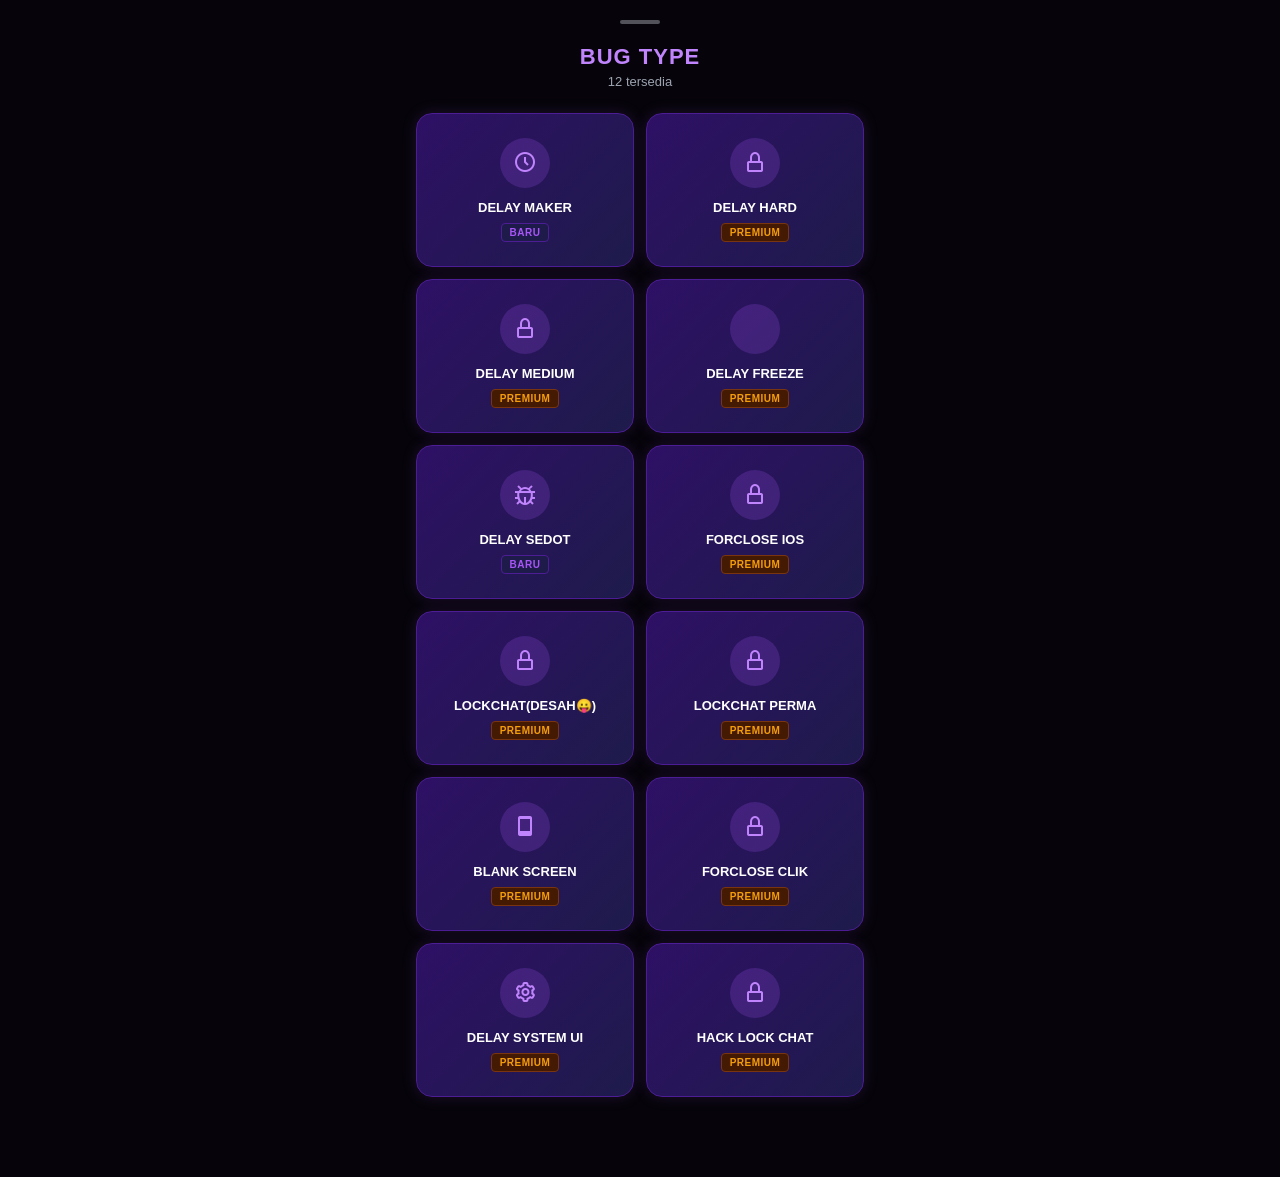
<file: bug-type.html>
<!DOCTYPE html>
<html lang="id">
<head>
  <meta charset="UTF-8">
  <meta name="viewport" content="width=device-width, initial-scale=1.0">
  <title>Shikimori - Bug Type</title>
  <link href='https://unpkg.com/boxicons@2.1.4/css/boxicons.min.css' rel='stylesheet'>
  <link rel="stylesheet" href="style.css">
  <style>
    .header-bug { text-align: center; margin-bottom: 24px; position: relative; }
    .header-bug .drag-indicator { width: 40px; height: 4px; background: #52525b; border-radius: 4px; margin: 0 auto 20px auto; }
    .header-bug h1 { color: #c084fc; font-size: 22px; font-weight: 700; letter-spacing: 1px; margin-bottom: 4px; }
    .header-bug p { font-size: 13px; color: var(--text-muted); }
    .bug-grid { display: grid; grid-template-columns: 1fr 1fr; gap: 12px; }
    .bug-item { background: linear-gradient(135deg, #181524, #0f0c16); border: 1px solid #2a2438; border-radius: 16px; padding: 24px 12px; display: flex; flex-direction: column; align-items: center; justify-content: center; text-align: center; position: relative; cursor: pointer; transition: all 0.2s; }
    .bug-item.locked { filter: grayscale(0.5); opacity: 0.7; }
    .bug-item.unlocked { border-color: #4c1d95; background: linear-gradient(135deg, #2e1065, #1e1b4b); box-shadow: 0 0 15px rgba(168, 85, 247, 0.15); }
    .bug-icon { width: 50px; height: 50px; background: #27272a; border-radius: 50%; display: flex; justify-content: center; align-items: center; font-size: 24px; margin-bottom: 12px; color: #a1a1aa; }
    .bug-item.unlocked .bug-icon { background: rgba(168, 85, 247, 0.2); color: #c084fc; }
    .bug-item h3 { font-size: 13px; font-weight: 600; color: #e4e4e7; margin-bottom: 8px; text-transform: uppercase; }
    .bug-item.unlocked h3 { color: white; }
    .badge-status { font-size: 10px; font-weight: 700; padding: 3px 8px; border-radius: 4px; letter-spacing: 0.5px; }
    .badge-premium { background: #451a03; color: #f59e0b; border: 1px solid #78350f; }
    .badge-baru { background: #1e1b4b; color: #a855f7; border: 1px solid #4c1d95; }
    .lock-icon-top { position: absolute; top: 12px; right: 12px; font-size: 20px; color: #52525b; }
  </style>
</head>
<body>
  <div class="app-container">
    <div class="header-bug">
      <div class="drag-indicator"></div>
      <h1>BUG TYPE</h1>
      <p id="bugCount">12 tersedia</p>
    </div>
    <div class="bug-grid" id="bugGrid"></div>
  </div>
  <script>
    const currentUser = "Shikimori"; 
    const bugList = [
      { id: 1, name: "DELAY MAKER", type: "BARU", icon: "bx-time-five", lockedForFree: false },
      { id: 2, name: "DELAY HARD", type: "PREMIUM", icon: "bx-lock-alt", lockedForFree: true },
      { id: 3, name: "DELAY MEDIUM", type: "PREMIUM", icon: "bx-lock-alt", lockedForFree: true },
      { id: 4, name: "DELAY FREEZE", type: "PREMIUM", icon: "bx-snowflake", lockedForFree: true },
      { id: 5, name: "DELAY SEDOT", type: "BARU", icon: "bx-bug", lockedForFree: false },
      { id: 6, name: "FORCLOSE IOS", type: "PREMIUM", icon: "bx-lock-alt", lockedForFree: true },
      { id: 7, name: "LockCHAT(Desah😛)", type: "PREMIUM", icon: "bx-lock-alt", lockedForFree: true },
      { id: 8, name: "LOCKCHAT PERMA", type: "PREMIUM", icon: "bx-lock-alt", lockedForFree: true },
      { id: 9, name: "BLANK SCREEN", type: "PREMIUM", icon: "bx-mobile", lockedForFree: true },
      { id: 10, name: "FORCLOSE CLIK", type: "PREMIUM", icon: "bx-lock-alt", lockedForFree: true },
      { id: 11, name: "DELAY SYSTEM UI", type: "PREMIUM", icon: "bx-cog", lockedForFree: true },
      { id: 12, name: "HACK LOCK CHAT", type: "PREMIUM", icon: "bx-lock-alt", lockedForFree: true }
    ];
    const grid = document.getElementById('bugGrid');
    function renderBugs() {
      let html = '';
      bugList.forEach(bug => {
        const isOwner = currentUser === "Shikimori";
        const isLocked = isOwner ? false : bug.lockedForFree; 
        let itemClass = isLocked ? 'bug-item locked' : 'bug-item unlocked';
        html += `
          <div class="${itemClass}" onclick="pilihBug('${bug.name}', ${isLocked})">
            ${isLocked ? `<i class='bx bx-lock lock-icon-top'></i>` : ''}
            <div class="bug-icon"><i class='bx ${bug.icon}'></i></div>
            <h3>${bug.name}</h3>
            <span class="badge-status ${bug.type === 'BARU' ? 'badge-baru' : 'badge-premium'}">${bug.type}</span>
          </div>
        `;
      });
      grid.innerHTML = html;
    }
    function pilihBug(namaBug, isLocked) {
      if (isLocked) { alert(`❌ Bug "${namaBug}" terkunci!`); } 
      else { alert(`✅ Bug "${namaBug}" berhasil dipilih!`); window.location.href = 'bug.html'; }
    }
    renderBugs();
  </script>
</body>
</html>
</file>
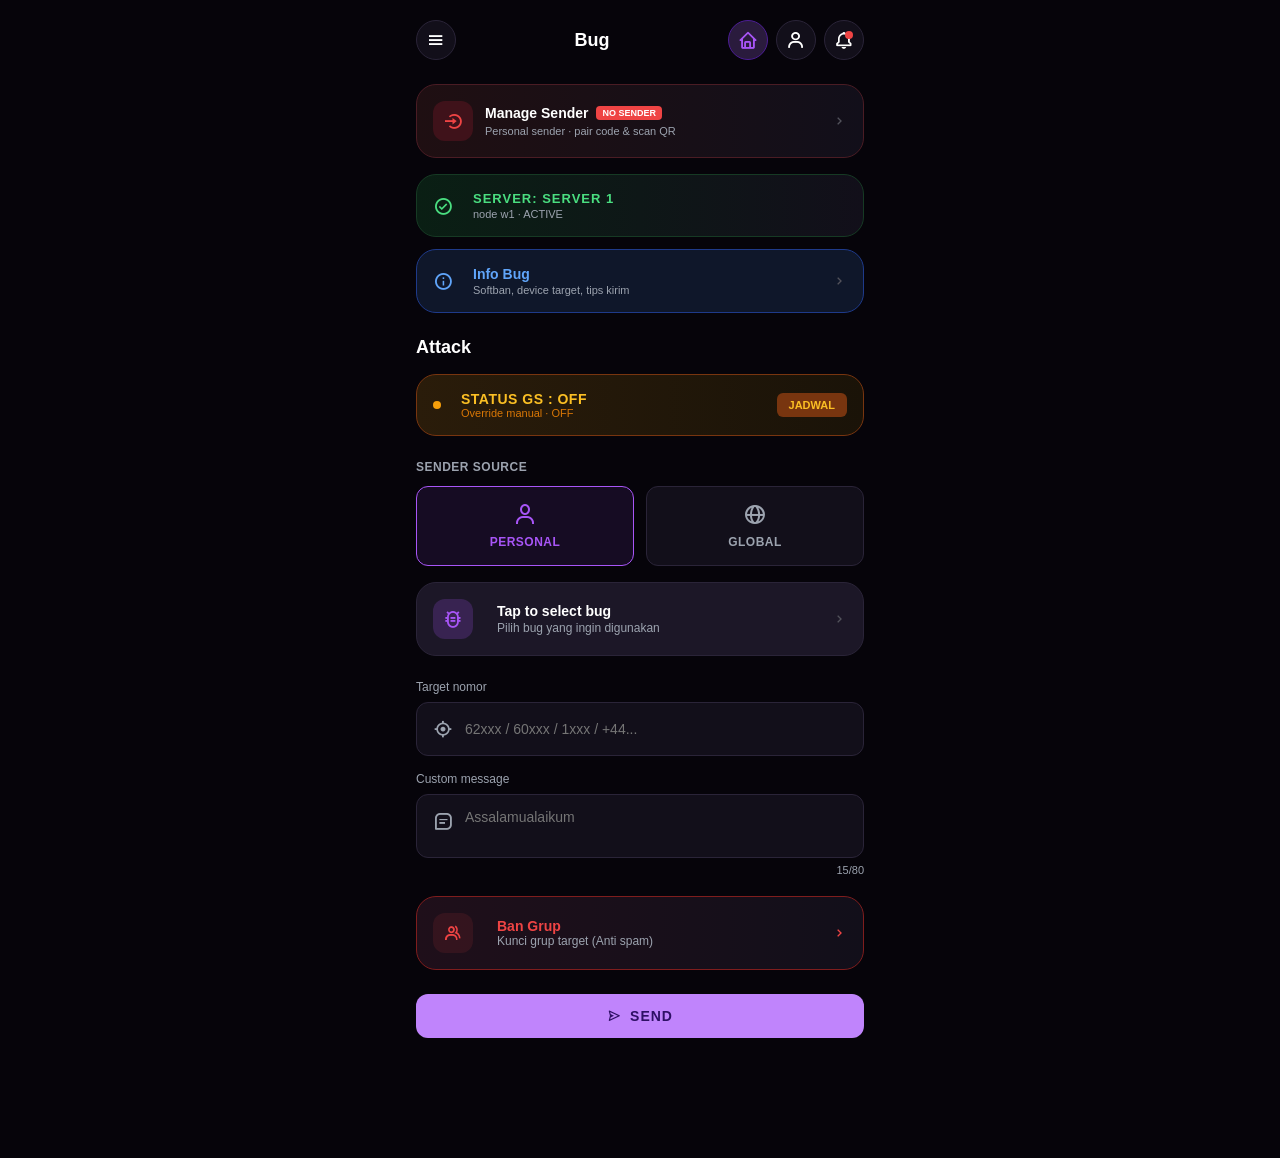
<file: bug.html>
<!DOCTYPE html>
<html lang="id">
<head>
  <meta charset="UTF-8">
  <meta name="viewport" content="width=device-width, initial-scale=1.0">
  <title>Shikimori - Bug</title>
  <link href='https://unpkg.com/boxicons@2.1.4/css/boxicons.min.css' rel='stylesheet'>
  <link rel="stylesheet" href="style.css">
  <style>
    .header-actions { display: flex; gap: 8px; }
    .header-actions .icon-btn.home-btn { background: #2a1b3d; color: #a855f7; border-color: #4c1d95; }
    .sender-card { background: linear-gradient(90deg, #1f0f12, var(--bg-card)); border-color: #4a1c24; }
    .sender-icon { width: 40px; height: 40px; background: #3f121a; color: #ef4444; border-radius: 12px; display: flex; justify-content: center; align-items: center; font-size: 20px; }
    .badge-no-sender { background: #ef4444; color: white; font-size: 9px; padding: 2px 6px; border-radius: 4px; margin-left: 8px; font-weight: 700; }
    .server-card { background: linear-gradient(90deg, #0a1f14, var(--bg-card)); border-color: #163a24; margin-bottom: 12px; }
    .server-text h4 { font-size: 13px; color: #4ade80; letter-spacing: 1px; margin-bottom: 2px;}
    .server-text p { font-size: 11px; color: var(--text-muted); }
    .info-bug-card { background: #0f172a; border-color: #1e3a8a; margin-bottom: 24px; }
    .info-bug-card h4 { font-size: 14px; color: #60a5fa; margin-bottom: 2px; }
    .info-bug-card p { font-size: 11px; color: var(--text-muted); }
    .status-gs-card { background: linear-gradient(90deg, #2a1c0a, #1a1308); border-color: #78350f; margin-bottom: 24px; }
    .status-gs-text h4 { font-size: 14px; color: #fbbf24; font-weight: 700; letter-spacing: 0.5px;}
    .status-gs-text p { font-size: 11px; color: #d97706; }
    .btn-jadwal { background: #78350f; color: #fbbf24; border: none; padding: 6px 12px; border-radius: 6px; font-size: 11px; font-weight: 700; cursor: pointer; }
    .source-grid { display: grid; grid-template-columns: 1fr 1fr; gap: 12px; margin-bottom: 16px; }
    .source-btn { background: var(--bg-card); border: 1px solid var(--border-color); border-radius: 12px; padding: 16px; display: flex; flex-direction: column; align-items: center; gap: 8px; color: var(--text-muted); cursor: pointer; }
    .source-btn i { font-size: 24px; }
    .source-btn.active { border-color: var(--accent); background: rgba(168, 85, 247, 0.1); color: var(--accent); }
    .source-btn span { font-size: 12px; font-weight: 600; letter-spacing: 0.5px;}
    .select-bug-card { background: var(--bg-card-light); border-color: var(--border-color); margin-bottom: 24px; }
    .select-bug-icon { width: 40px; height: 40px; background: rgba(168, 85, 247, 0.2); color: var(--accent); border-radius: 12px; display: flex; justify-content: center; align-items: center; font-size: 20px; }
    .select-bug-text h4 { font-size: 14px; margin-bottom: 2px; }
    .select-bug-text p { font-size: 12px; color: var(--text-muted); }
    .input-label { font-size: 12px; color: var(--text-muted); margin-bottom: 8px; display: block; }
    .custom-input { width: 100%; background: var(--bg-card); border: 1px solid var(--border-color); padding: 16px; border-radius: 12px; color: white; font-size: 14px; margin-bottom: 16px; outline: none; display: flex; align-items: center; gap: 12px; }
    .custom-input input { background: transparent; border: none; outline: none; color: white; width: 100%; font-size: 14px; }
    .custom-input i { font-size: 20px; color: var(--text-muted); }
    .char-count { text-align: right; font-size: 11px; color: var(--text-muted); margin-top: -10px; margin-bottom: 20px; }
    .btn-send { background: #c084fc; color: #2e1065; font-weight: 700; font-size: 14px; letter-spacing: 1px; }
    .ban-grup-card { background: linear-gradient(90deg, #1f0f1a, var(--bg-card)); border-color: #7f1d1d; margin-bottom: 24px; cursor: pointer; }
    .ban-grup-icon { width: 40px; height: 40px; background: rgba(239, 68, 68, 0.1); color: #ef4444; border-radius: 12px; display: flex; justify-content: center; align-items: center; font-size: 20px; }
    .modal-overlay { position: fixed; top: 0; left: 0; width: 100%; height: 100%; background: rgba(0, 0, 0, 0.8); backdrop-filter: blur(4px); display: flex; justify-content: center; align-items: center; z-index: 1000; opacity: 0; visibility: hidden; transition: all 0.3s ease; }
    .modal-overlay.active { opacity: 1; visibility: visible; }
    .modal-box { background: var(--bg-card); border: 1px solid var(--border-color); border-radius: 20px; width: 90%; max-width: 400px; padding: 24px; transform: translateY(20px); transition: all 0.3s ease; }
    .modal-overlay.active .modal-box { transform: translateY(0); }
    .modal-header { display: flex; justify-content: space-between; align-items: center; margin-bottom: 20px; }
    .modal-header h3 { font-size: 18px; color: #ef4444; display: flex; align-items: center; gap: 8px; }
    .modal-close { background: transparent; border: none; color: var(--text-muted); font-size: 24px; cursor: pointer; }
    .modal-label { font-size: 12px; color: var(--text-muted); margin-bottom: 8px; display: block; }
    .custom-select { width: 100%; background: var(--bg-main); border: 1px solid var(--border-color); padding: 14px; border-radius: 12px; color: white; font-size: 14px; margin-bottom: 20px; outline: none; appearance: none; background-image: url("data:image/svg+xml;charset=US-ASCII,%3Csvg%20xmlns%3D%22http%3A%2F%2Fwww.w3.org%2F2000%2Fsvg%22%20width%3D%22292.4%22%20height%3D%22292.4%22%3E%3Cpath%20fill%3D%22%239ca3af%22%20d%3D%22M287%2069.4a17.6%2017.6%200%200%200-13-5.4H18.4c-5%200-9.3%201.8-12.9%205.4A17.6%2017.6%200%200%200%200%2082.2c0%205%201.8%209.3%205.4%2012.9l128%20127.9c3.6%203.6%207.8%205.4%2012.8%205.4s9.2-1.8%2012.8-5.4L287%2095c3.5-3.5%205.4-7.8%205.4-12.8%200-5-1.9-9.2-5.5-12.8z%22%2F%3E%3C%2Fsvg%3E"); background-repeat: no-repeat; background-position: right 14px top 50%; background-size: 12px auto; }
    .btn-execute { width: 100%; background: #ef4444; color: white; border: none; padding: 14px; border-radius: 12px; font-weight: 600; font-size: 15px; cursor: pointer; transition: 0.2s; display: flex; justify-content: center; align-items: center; gap: 8px; }
    .btn-execute:hover { background: #dc2626; }
    .btn-execute:disabled { background: #7f1d1d; cursor: not-allowed; opacity: 0.7; }
  </style>
</head>
<body>
  <div class="app-container">
    <header class="header">
      <button class="icon-btn"><i class='bx bx-menu'></i></button>
      <h1>Bug</h1>
      <div class="header-actions">
        <button class="icon-btn home-btn" onclick="window.location.href='home.html'"><i class='bx bx-home'></i></button>
        <button class="icon-btn" onclick="window.location.href='profile.html'"><i class='bx bx-user'></i></button>
        <button class="icon-btn"><i class='bx bx-bell'></i><div class="notif-dot"></div></button>
      </div>
    </header>
    <div class="card sender-card">
      <div class="card-inner">
        <div class="sender-icon"><i class='bx bx-log-in-circle'></i></div>
        <div><h4 style="font-size: 14px; display: flex; align-items: center;">Manage Sender <span class="badge-no-sender">NO SENDER</span></h4><p style="font-size: 11px; color: var(--text-muted); margin-top: 4px;">Personal sender · pair code & scan QR</p></div>
      </div>
      <i class='bx bx-chevron-right' style="color: #52525b;"></i>
    </div>
    <div class="card server-card">
      <div class="card-inner"><i class='bx bx-check-circle' style="color: #4ade80; font-size: 20px;"></i><div class="server-text" style="margin-left: 8px;"><h4>SERVER: SERVER 1</h4><p>node w1 · ACTIVE</p></div></div>
    </div>
    <div class="card info-bug-card" onclick="window.location.href='info-bug.html'">
      <div class="card-inner"><i class='bx bx-info-circle' style="color: #60a5fa; font-size: 20px;"></i><div style="margin-left: 8px;"><h4>Info Bug</h4><p>Softban, device target, tips kirim</p></div></div>
      <i class='bx bx-chevron-right' style="color: #52525b;"></i>
    </div>
    <h2 style="font-size: 18px; margin-bottom: 16px;">Attack</h2>
    <div class="card status-gs-card">
      <div class="card-inner">
        <div style="width: 8px; height: 8px; background: #f59e0b; border-radius: 50%; margin-right: 8px;"></div>
        <div class="status-gs-text"><h4>STATUS GS : OFF</h4><p>Override manual · OFF</p></div>
      </div>
      <button class="btn-jadwal">JADWAL</button>
    </div>
    <p class="section-title" style="margin-top: 0;">Sender Source</p>
    <div class="source-grid">
      <div class="source-btn active"><i class='bx bx-user'></i><span>PERSONAL</span></div>
      <div class="source-btn"><i class='bx bx-globe'></i><span>GLOBAL</span></div>
    </div>
    <div class="card select-bug-card" onclick="window.location.href='bug-type.html'">
      <div class="card-inner">
        <div class="select-bug-icon"><i class='bx bx-bug-alt'></i></div>
        <div class="select-bug-text" style="margin-left: 12px;"><h4>Tap to select bug</h4><p>Pilih bug yang ingin digunakan</p></div>
      </div>
      <i class='bx bx-chevron-right' style="color: #52525b;"></i>
    </div>
    <label class="input-label">Target nomor</label>
    <div class="custom-input"><i class='bx bx-target-lock'></i><input type="text" placeholder="62xxx / 60xxx / 1xxx / +44..."></div>
    <label class="input-label">Custom message</label>
    <div class="custom-input" style="align-items: flex-start; padding-top: 14px;">
      <i class='bx bx-message-square-detail' style="margin-top: 2px;"></i>
      <textarea placeholder="Assalamualaikum" rows="2" style="background: transparent; border: none; outline: none; color: white; width: 100%; font-family: inherit; font-size: 14px; resize: none;"></textarea>
    </div>
    <div class="char-count">15/80</div>
    <div class="card ban-grup-card" id="btnBanGrup">
      <div class="card-inner">
        <div class="ban-grup-icon"><i class='bx bx-group'></i></div>
        <div style="margin-left: 12px;"><h4 style="font-size: 14px; color: #ef4444;">Ban Grup</h4><p style="font-size: 12px; color: var(--text-muted);">Kunci grup target (Anti spam)</p></div>
      </div>
      <i class='bx bx-chevron-right' style="color: #ef4444;"></i>
    </div>
    <button class="btn-primary btn-send" style="margin-bottom: 40px;"><i class='bx bx-send'></i> SEND</button>
  </div>
  <div class="modal-overlay" id="modalBan">
    <div class="modal-box">
      <div class="modal-header"><h3><i class='bx bx-error-circle'></i> Ban Grup</h3><button class="modal-close" id="closeModal"><i class='bx bx-x'></i></button></div>
      <label class="modal-label">Link / ID Grup Target</label>
      <div class="custom-input" style="margin-bottom: 20px;"><i class='bx bx-link'></i><input type="text" id="linkGrup" placeholder="https://chat.whatsapp.com/..."></div>
      <label class="modal-label">Tipe Ban</label>
      <select class="custom-select" id="tipeBan">
        <option value="Lock Group">Lock Group (Tutup kirim pesan)</option>
        <option value="Kick All">Kick All (Keluarkan semua member)</option>
        <option value="Blank GC">Blank GC (Hapus deskripsi/foto)</option>
        <option value="Crash GC">Crash GC (Force close WA target)</option>
      </select>
      <button class="btn-execute" id="btnEksekusi"><i class='bx bx-shield-x'></i> EKSEKUSI BAN</button>
    </div>
  </div>
  <script>
    const btnBanGrup = document.getElementById('btnBanGrup');
    const modalBan = document.getElementById('modalBan');
    const closeModal = document.getElementById('closeModal');
    const btnEksekusi = document.getElementById('btnEksekusi');
    const linkGrup = document.getElementById('linkGrup');
    btnBanGrup.addEventListener('click', () => { modalBan.classList.add('active'); });
    closeModal.addEventListener('click', () => { modalBan.classList.remove('active'); });
    modalBan.addEventListener('click', (e) => { if (e.target === modalBan) modalBan.classList.remove('active'); });
    btnEksekusi.addEventListener('click', () => {
      const link = linkGrup.value.trim();
      const tipe = document.getElementById('tipeBan').value;
      if (!link) { alert('❌ Link/ID Grup tidak boleh kosong!'); return; }
      btnEksekusi.innerHTML = "<i class='bx bx-loader-alt bx-spin'></i> Memproses...";
      btnEksekusi.disabled = true;
      setTimeout(() => {
        alert(`✅ Berhasil!\n\nGrup: ${link}\nTipe Ban: ${tipe}`);
        linkGrup.value = '';
        btnEksekusi.innerHTML = "<i class='bx bx-shield-x'></i> EKSEKUSI BAN";
        btnEksekusi.disabled = false;
        modalBan.classList.remove('active');
      }, 1500);
    });
  </script>
</body>
</html>
</file>
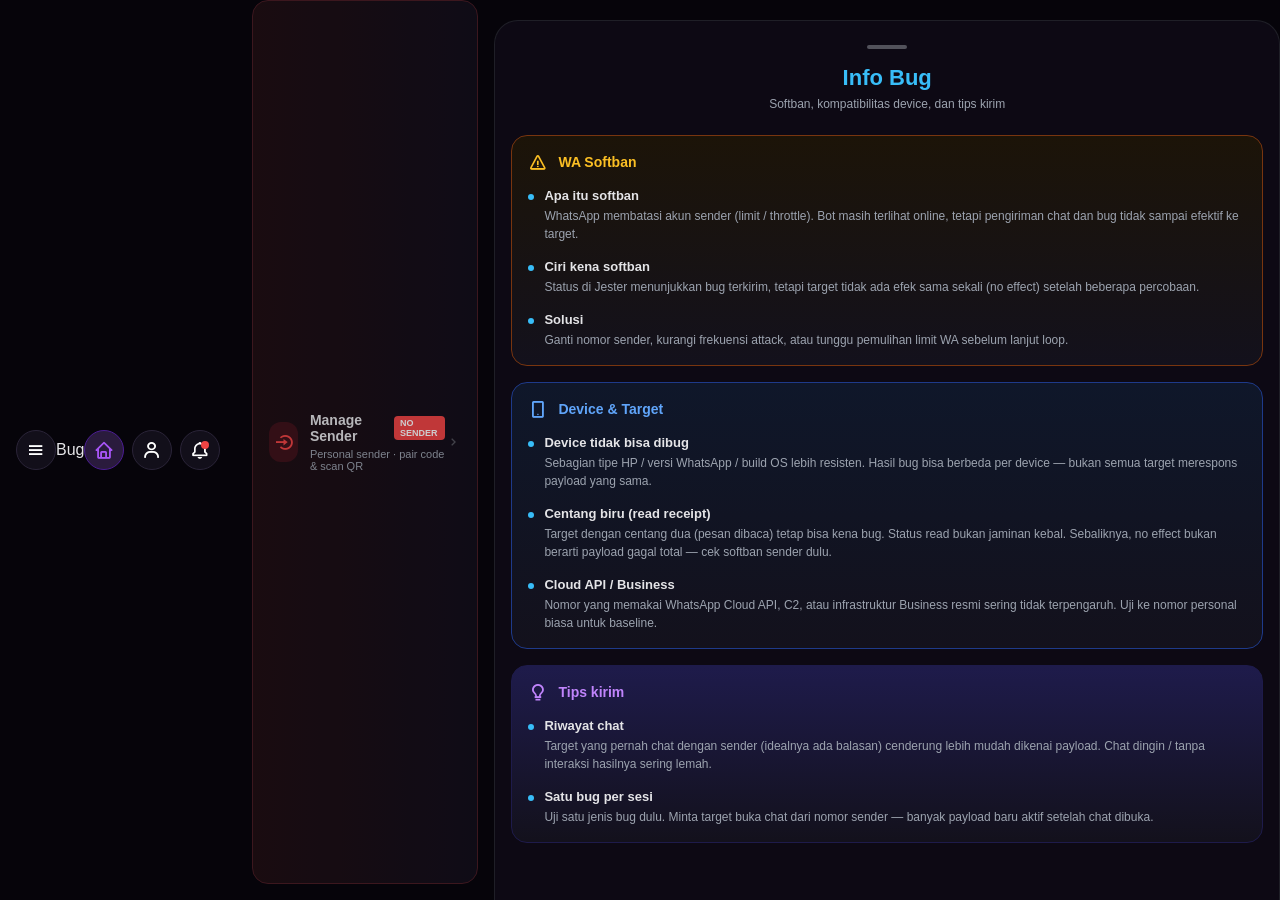
<file: info-bug.html>
<!DOCTYPE html>
<html lang="id">
<head>
  <meta charset="UTF-8">
  <meta name="viewport" content="width=device-width, initial-scale=1.0">
  <title>Shikimori - Info Bug</title>
  <link href='https://unpkg.com/boxicons@2.1.4/css/boxicons.min.css' rel='stylesheet'>
  <link rel="stylesheet" href="style.css">
  <style>
    .header-top { display: flex; justify-content: space-between; align-items: center; padding: 16px; background: #06040a; position: sticky; top: 0; z-index: 10; }
    .header-top h1 { font-size: 16px; font-weight: 500; color: #e4e4e7; }
    .header-actions { display: flex; gap: 8px; }
    .header-actions .icon-btn.home-btn { background: #2a1b3d; color: #a855f7; border-color: #4c1d95; }
    .sender-card-top { margin: 0 16px 16px 16px; background: linear-gradient(90deg, #1f0f12, #120f1a); border: 1px solid #4a1c24; border-radius: 16px; padding: 16px; display: flex; align-items: center; justify-content: space-between; opacity: 0.8; }
    .sender-icon-top { width: 40px; height: 40px; background: #3f121a; color: #ef4444; border-radius: 12px; display: flex; justify-content: center; align-items: center; font-size: 20px; }
    .badge-no-sender { background: #ef4444; color: white; font-size: 9px; padding: 2px 6px; border-radius: 4px; margin-left: 8px; font-weight: 700; }
    .bottom-sheet { background: #0d0914; border-top-left-radius: 24px; border-top-right-radius: 24px; border: 1px solid #1f1f27; border-bottom: none; padding: 24px 16px 40px 16px; margin-top: 20px; min-height: 80vh; }
    .sheet-header { text-align: center; margin-bottom: 24px; }
    .drag-indicator { width: 40px; height: 4px; background: #52525b; border-radius: 4px; margin: 0 auto 16px auto; }
    .sheet-header h1 { color: #38bdf8; font-size: 22px; font-weight: 700; margin-bottom: 6px; }
    .sheet-header p { font-size: 12px; color: var(--text-muted); }
    .info-card { background: #13111c; border: 1px solid #2a2438; border-radius: 16px; padding: 16px; margin-bottom: 16px; }
    .info-card.softban { border-color: #78350f; background: linear-gradient(180deg, #1c1408, #13111c); }
    .info-card.device { border-color: #1e3a8a; background: linear-gradient(180deg, #0f172a, #13111c); }
    .info-card.tips { border-color: #1e1b4b; background: linear-gradient(180deg, #1e1b4b, #13111c); }
    .card-header { display: flex; align-items: center; gap: 10px; margin-bottom: 16px; }
    .card-header i { font-size: 20px; }
    .card-header h3 { font-size: 14px; font-weight: 600; }
    .info-card.softban .card-header i, .info-card.softban .card-header h3 { color: #fbbf24; }
    .info-card.device .card-header i, .info-card.device .card-header h3 { color: #60a5fa; }
    .info-card.tips .card-header i, .info-card.tips .card-header h3 { color: #c084fc; }
    .info-list { list-style: none; padding: 0; margin: 0; }
    .info-list li { position: relative; padding-left: 16px; margin-bottom: 16px; }
    .info-list li:last-child { margin-bottom: 0; }
    .info-list li::before { content: ''; position: absolute; left: 0; top: 6px; width: 6px; height: 6px; background-color: #38bdf8; border-radius: 50%; }
    .info-list h4 { font-size: 13px; color: #e4e4e7; margin-bottom: 4px; font-weight: 600; }
    .info-list p { font-size: 12px; color: #9ca3af; line-height: 1.5; }
  </style>
</head>
<body>
  <header class="header-top">
    <button class="icon-btn" onclick="window.location.href='bug.html'"><i class='bx bx-menu'></i></button>
    <h1>Bug</h1>
    <div class="header-actions">
      <button class="icon-btn home-btn" onclick="window.location.href='home.html'"><i class='bx bx-home'></i></button>
      <button class="icon-btn" onclick="window.location.href='profile.html'"><i class='bx bx-user'></i></button>
      <button class="icon-btn"><i class='bx bx-bell'></i><div class="notif-dot"></div></button>
    </div>
  </header>
  <div class="sender-card-top">
    <div style="display: flex; align-items: center; gap: 12px;">
      <div class="sender-icon-top"><i class='bx bx-log-in-circle'></i></div>
      <div><h4 style="font-size: 14px; display: flex; align-items: center; color: #e4e4e7;">Manage Sender <span class="badge-no-sender">NO SENDER</span></h4><p style="font-size: 11px; color: var(--text-muted); margin-top: 4px;">Personal sender · pair code & scan QR</p></div>
    </div>
    <i class='bx bx-chevron-right' style="color: #52525b;"></i>
  </div>
  <div class="bottom-sheet">
    <div class="sheet-header"><div class="drag-indicator"></div><h1>Info Bug</h1><p>Softban, kompatibilitas device, dan tips kirim</p></div>
    <div class="info-card softban">
      <div class="card-header"><i class='bx bx-error'></i><h3>WA Softban</h3></div>
      <ul class="info-list">
        <li><h4>Apa itu softban</h4><p>WhatsApp membatasi akun sender (limit / throttle). Bot masih terlihat online, tetapi pengiriman chat dan bug tidak sampai efektif ke target.</p></li>
        <li><h4>Ciri kena softban</h4><p>Status di Jester menunjukkan bug terkirim, tetapi target tidak ada efek sama sekali (no effect) setelah beberapa percobaan.</p></li>
        <li><h4>Solusi</h4><p>Ganti nomor sender, kurangi frekuensi attack, atau tunggu pemulihan limit WA sebelum lanjut loop.</p></li>
      </ul>
    </div>
    <div class="info-card device">
      <div class="card-header"><i class='bx bx-mobile-alt'></i><h3>Device & Target</h3></div>
      <ul class="info-list">
        <li><h4>Device tidak bisa dibug</h4><p>Sebagian tipe HP / versi WhatsApp / build OS lebih resisten. Hasil bug bisa berbeda per device — bukan semua target merespons payload yang sama.</p></li>
        <li><h4>Centang biru (read receipt)</h4><p>Target dengan centang dua (pesan dibaca) tetap bisa kena bug. Status read bukan jaminan kebal. Sebaliknya, no effect bukan berarti payload gagal total — cek softban sender dulu.</p></li>
        <li><h4>Cloud API / Business</h4><p>Nomor yang memakai WhatsApp Cloud API, C2, atau infrastruktur Business resmi sering tidak terpengaruh. Uji ke nomor personal biasa untuk baseline.</p></li>
      </ul>
    </div>
    <div class="info-card tips">
      <div class="card-header"><i class='bx bx-bulb'></i><h3>Tips kirim</h3></div>
      <ul class="info-list">
        <li><h4>Riwayat chat</h4><p>Target yang pernah chat dengan sender (idealnya ada balasan) cenderung lebih mudah dikenai payload. Chat dingin / tanpa interaksi hasilnya sering lemah.</p></li>
        <li><h4>Satu bug per sesi</h4><p>Uji satu jenis bug dulu. Minta target buka chat dari nomor sender — banyak payload baru aktif setelah chat dibuka.</p></li>
      </ul>
    </div>
  </div>
</body>
</html>
</file>
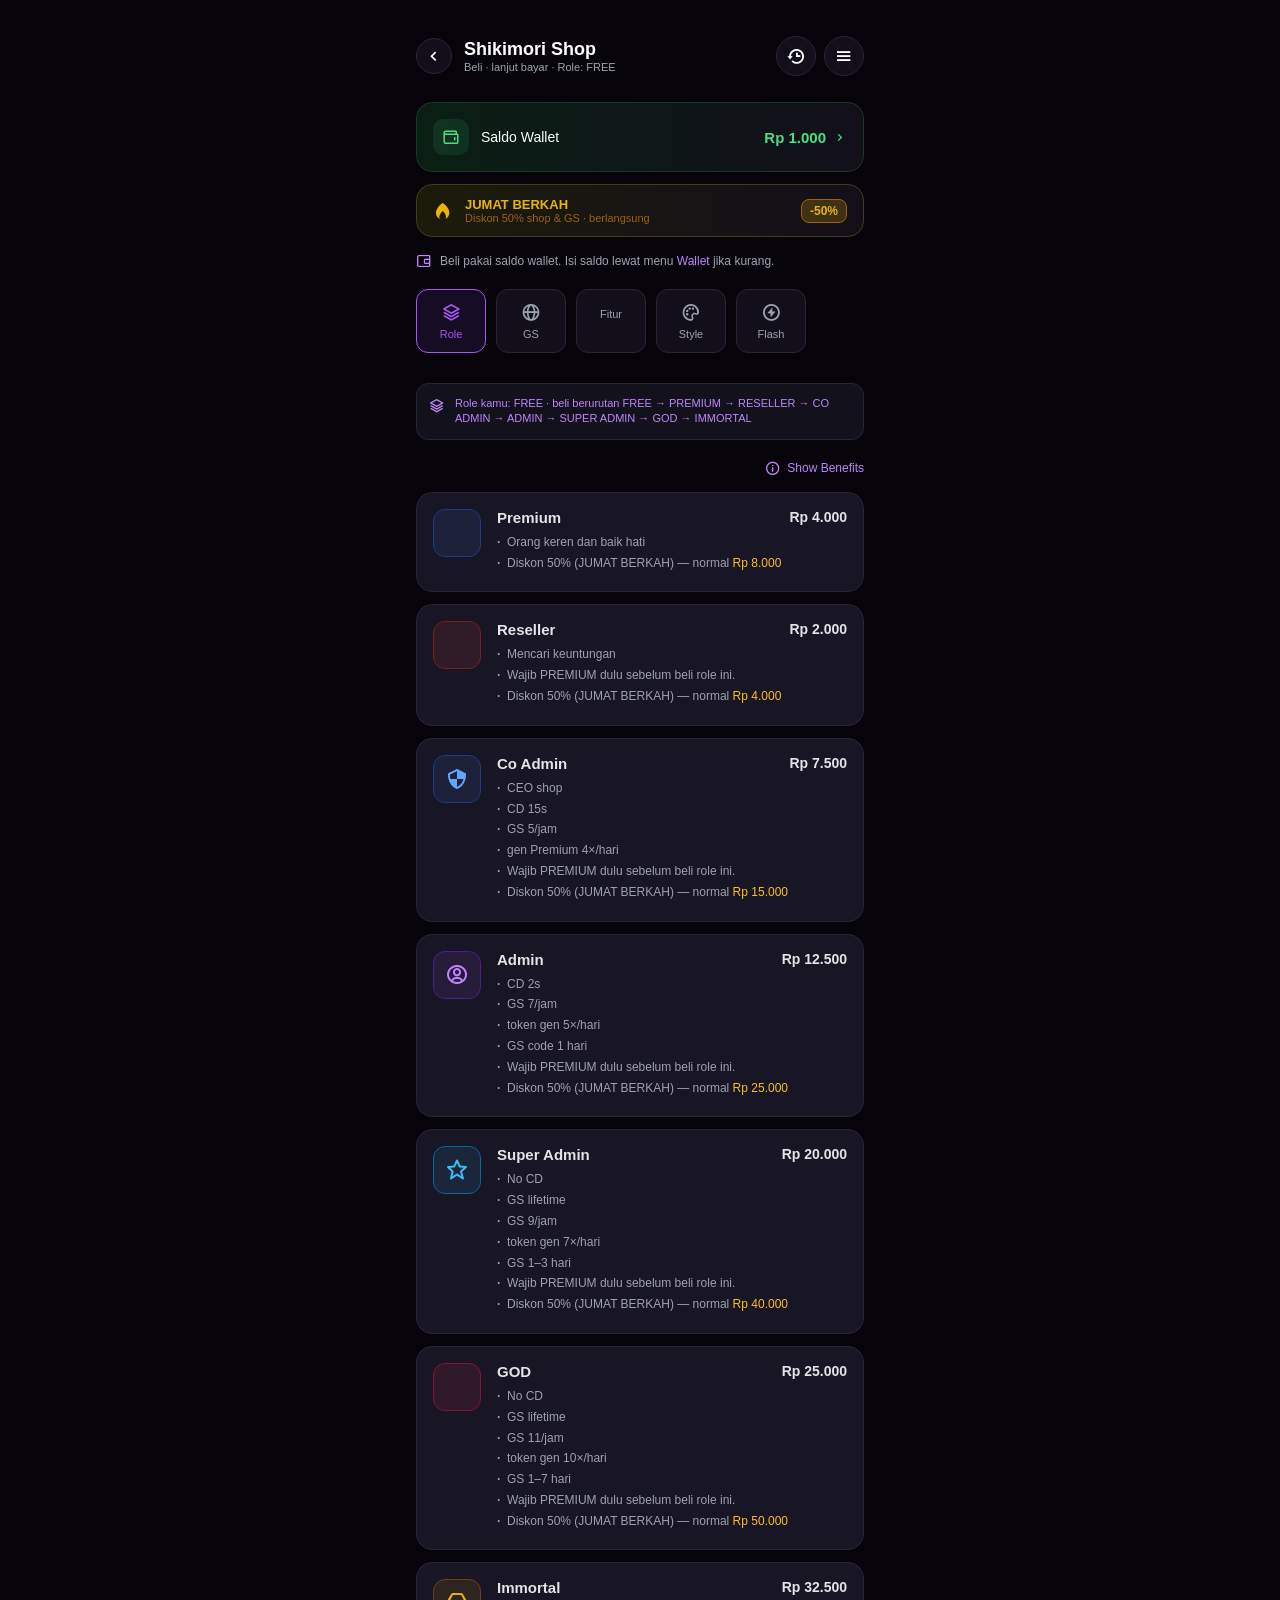
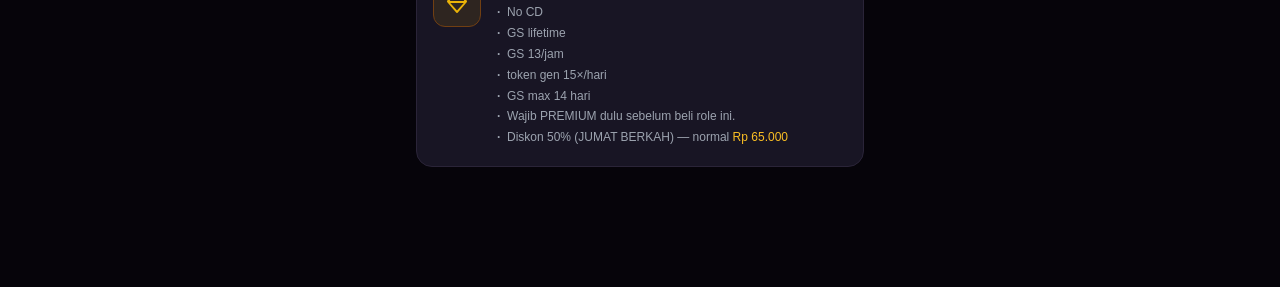
<file: shikimori-shop.html>
<!DOCTYPE html>
<html lang="id">
<head>
  <meta charset="UTF-8">
  <meta name="viewport" content="width=device-width, initial-scale=1.0">
  <title>Shikimori - Shikimori Shop</title>
  <link href='https://unpkg.com/boxicons@2.1.4/css/boxicons.min.css' rel='stylesheet'>
  <link rel="stylesheet" href="style.css">
  <style>
    .header-shop { display: flex; justify-content: space-between; align-items: center; padding: 16px 0; margin-bottom: 10px; }
    .header-left { display: flex; align-items: center; gap: 12px; }
    .header-left .icon-btn { width: 36px; height: 36px; }
    .header-left h1 { font-size: 18px; font-weight: 600; line-height: 1.2; }
    .header-left p { font-size: 11px; color: var(--text-muted); }
    .header-right { display: flex; gap: 8px; }
    .header-right .icon-btn { width: 40px; height: 40px; }
    .saldo-card { background: linear-gradient(90deg, #0a1f14, #120f1a); border: 1px solid #163a24; border-radius: 16px; padding: 16px; display: flex; justify-content: space-between; align-items: center; margin-bottom: 12px; }
    .saldo-left { display: flex; align-items: center; gap: 12px; }
    .saldo-icon { width: 36px; height: 36px; background: rgba(74, 222, 128, 0.1); color: #4ade80; border-radius: 10px; display: flex; justify-content: center; align-items: center; font-size: 18px; }
    .saldo-left h4 { font-size: 14px; font-weight: 500; }
    .saldo-right { display: flex; align-items: center; gap: 6px; color: #4ade80; font-weight: 600; font-size: 15px; }
    .promo-card { background: linear-gradient(90deg, #1c1b0a, #120f1a); border: 1px solid #3f3f1c; border-radius: 16px; padding: 12px 16px; display: flex; justify-content: space-between; align-items: center; margin-bottom: 16px; }
    .promo-left { display: flex; align-items: center; gap: 12px; }
    .promo-icon { color: #eab308; font-size: 20px; }
    .promo-text h4 { color: #eab308; font-size: 13px; font-weight: 700;}
    .promo-text p { font-size: 11px; color: #a16207; }
    .promo-badge { background: rgba(234, 179, 8, 0.2); color: #eab308; border: 1px solid #a16207; padding: 4px 8px; border-radius: 8px; font-size: 12px; font-weight: 700; }
    .info-text { display: flex; align-items: center; gap: 8px; font-size: 12px; color: var(--text-muted); margin-bottom: 20px; }
    .info-text i { color: #c084fc; font-size: 16px; }
    .info-text span { color: #c084fc; }
    .tabs-container { display: flex; gap: 10px; overflow-x: auto; padding-bottom: 10px; margin-bottom: 20px; scrollbar-width: none; }
    .tabs-container::-webkit-scrollbar { display: none; }
    .tab-item { min-width: 70px; background: var(--bg-card); border: 1px solid var(--border-color); border-radius: 12px; padding: 12px 10px; display: flex; flex-direction: column; align-items: center; gap: 6px; cursor: pointer; transition: 0.2s; }
    .tab-item i { font-size: 20px; color: var(--text-muted); }
    .tab-item span { font-size: 11px; color: var(--text-muted); }
    .tab-item.active { background: rgba(168, 85, 247, 0.1); border-color: var(--accent); }
    .tab-item.active i, .tab-item.active span { color: var(--accent); }
    .role-info-bar { display: flex; align-items: flex-start; gap: 10px; background: #13111c; border: 1px solid var(--border-color); padding: 12px; border-radius: 12px; font-size: 11px; color: #c084fc; line-height: 1.4; margin-bottom: 20px; }
    .role-info-bar i { font-size: 16px; margin-top: 2px; }
    .show-benefits { display: flex; justify-content: flex-end; align-items: center; gap: 6px; font-size: 12px; color: #c084fc; margin-bottom: 16px; cursor: pointer; }
    .show-benefits i { font-size: 16px; }
    .role-card { background: #181524; border: 1px solid var(--border-color); border-radius: 16px; padding: 16px; display: flex; gap: 16px; margin-bottom: 12px; position: relative; }
    .role-icon-wrapper { width: 48px; height: 48px; border-radius: 12px; display: flex; justify-content: center; align-items: center; font-size: 24px; flex-shrink: 0; }
    .role-icon-wrapper.premium { background: rgba(59, 130, 246, 0.1); color: #60a5fa; border: 1px solid #1e3a8a; }
    .role-icon-wrapper.reseller { background: rgba(239, 68, 68, 0.1); color: #ef4444; border: 1px solid #7f1d1d; }
    .role-icon-wrapper.coadmin { background: rgba(59, 130, 246, 0.1); color: #60a5fa; border: 1px solid #1e3a8a; }
    .role-icon-wrapper.admin { background: rgba(168, 85, 247, 0.1); color: #c084fc; border: 1px solid #4c1d95; }
    .role-icon-wrapper.superadmin { background: rgba(56, 189, 248, 0.1); color: #38bdf8; border: 1px solid #0369a1; }
    .role-icon-wrapper.god { background: rgba(244, 63, 94, 0.1); color: #f43f5e; border: 1px solid #881337; }
    .role-icon-wrapper.immortal { background: rgba(234, 179, 8, 0.1); color: #eab308; border: 1px solid #713f12; }
    .role-content { flex: 1; }
    .role-header { display: flex; justify-content: space-between; align-items: flex-start; margin-bottom: 8px; }
    .role-header h3 { font-size: 15px; font-weight: 600; color: #e4e4e7; }
    .role-price { font-size: 14px; font-weight: 600; color: #e4e4e7; }
    .role-benefits { list-style: none; padding: 0; margin: 0; }
    .role-benefits li { position: relative; padding-left: 10px; font-size: 12px; color: #9ca3af; margin-bottom: 4px; line-height: 1.4; }
    .role-benefits li::before { content: '·'; position: absolute; left: 0; color: #9ca3af; font-weight: bold; }
    .role-benefits li.discount-text { color: #9ca3af; }
    .role-benefits li.discount-text span { color: #fbbf24; }
  </style>
</head>
<body>
  <div class="app-container">
    <header class="header-shop">
      <div class="header-left">
        <button class="icon-btn" onclick="window.location.href='home.html'"><i class='bx bx-chevron-left'></i></button>
        <div><h1>Shikimori Shop</h1><p>Beli · lanjut bayar · Role: FREE</p></div>
      </div>
      <div class="header-right">
        <button class="icon-btn"><i class='bx bx-history'></i></button>
        <button class="icon-btn"><i class='bx bx-menu'></i></button>
      </div>
    </header>
    <div class="saldo-card">
      <div class="saldo-left"><div class="saldo-icon"><i class='bx bx-wallet'></i></div><h4>Saldo Wallet</h4></div>
      <div class="saldo-right">Rp 1.000 <i class='bx bx-chevron-right'></i></div>
    </div>
    <div class="promo-card">
      <div class="promo-left"><i class='bx bxs-flame promo-icon'></i><div class="promo-text"><h4>JUMAT BERKAH</h4><p>Diskon 50% shop & GS · berlangsung</p></div></div>
      <span class="promo-badge">-50%</span>
    </div>
    <div class="info-text"><i class='bx bx-wallet-alt'></i><p>Beli pakai saldo wallet. Isi saldo lewat menu <span>Wallet</span> jika kurang.</p></div>
    <div class="tabs-container">
      <div class="tab-item active"><i class='bx bx-layer'></i><span>Role</span></div>
      <div class="tab-item"><i class='bx bx-globe'></i><span>GS</span></div>
      <div class="tab-item"><i class='bx bx-puzzle'></i><span>Fitur</span></div>
      <div class="tab-item"><i class='bx bx-palette'></i><span>Style</span></div>
      <div class="tab-item"><i class='bx bx-bolt-circle'></i><span>Flash</span></div>
    </div>
    <div class="role-info-bar"><i class='bx bx-layer'></i><div>Role kamu: FREE · beli berurutan FREE → PREMIUM → RESELLER → CO ADMIN → ADMIN → SUPER ADMIN → GOD → IMMORTAL</div></div>
    <div class="show-benefits"><i class='bx bx-info-circle'></i> Show Benefits</div>
    <div class="role-card">
      <div class="role-icon-wrapper premium"><i class='bx bx-bolt'></i></div>
      <div class="role-content"><div class="role-header"><h3>Premium</h3><span class="role-price">Rp 4.000</span></div><ul class="role-benefits"><li>Orang keren dan baik hati</li><li class="discount-text">Diskon 50% (JUMAT BERKAH) — normal <span>Rp 8.000</span></li></ul></div>
    </div>
    <div class="role-card">
      <div class="role-icon-wrapper reseller"><i class='bx bx-handshake'></i></div>
      <div class="role-content"><div class="role-header"><h3>Reseller</h3><span class="role-price">Rp 2.000</span></div><ul class="role-benefits"><li>Mencari keuntungan</li><li>Wajib PREMIUM dulu sebelum beli role ini.</li><li class="discount-text">Diskon 50% (JUMAT BERKAH) — normal <span>Rp 4.000</span></li></ul></div>
    </div>
    <div class="role-card">
      <div class="role-icon-wrapper coadmin"><i class='bx bx-shield-quarter'></i></div>
      <div class="role-content"><div class="role-header"><h3>Co Admin</h3><span class="role-price">Rp 7.500</span></div><ul class="role-benefits"><li>CEO shop</li><li>CD 15s</li><li>GS 5/jam</li><li>gen Premium 4×/hari</li><li>Wajib PREMIUM dulu sebelum beli role ini.</li><li class="discount-text">Diskon 50% (JUMAT BERKAH) — normal <span>Rp 15.000</span></li></ul></div>
    </div>
    <div class="role-card">
      <div class="role-icon-wrapper admin"><i class='bx bx-user-circle'></i></div>
      <div class="role-content"><div class="role-header"><h3>Admin</h3><span class="role-price">Rp 12.500</span></div><ul class="role-benefits"><li>CD 2s</li><li>GS 7/jam</li><li>token gen 5×/hari</li><li>GS code 1 hari</li><li>Wajib PREMIUM dulu sebelum beli role ini.</li><li class="discount-text">Diskon 50% (JUMAT BERKAH) — normal <span>Rp 25.000</span></li></ul></div>
    </div>
    <div class="role-card">
      <div class="role-icon-wrapper superadmin"><i class='bx bx-star'></i></div>
      <div class="role-content"><div class="role-header"><h3>Super Admin</h3><span class="role-price">Rp 20.000</span></div><ul class="role-benefits"><li>No CD</li><li>GS lifetime</li><li>GS 9/jam</li><li>token gen 7×/hari</li><li>GS 1–3 hari</li><li>Wajib PREMIUM dulu sebelum beli role ini.</li><li class="discount-text">Diskon 50% (JUMAT BERKAH) — normal <span>Rp 40.000</span></li></ul></div>
    </div>
    <div class="role-card">
      <div class="role-icon-wrapper god"><i class='bx bx-skull'></i></div>
      <div class="role-content"><div class="role-header"><h3>GOD</h3><span class="role-price">Rp 25.000</span></div><ul class="role-benefits"><li>No CD</li><li>GS lifetime</li><li>GS 11/jam</li><li>token gen 10×/hari</li><li>GS 1–7 hari</li><li>Wajib PREMIUM dulu sebelum beli role ini.</li><li class="discount-text">Diskon 50% (JUMAT BERKAH) — normal <span>Rp 50.000</span></li></ul></div>
    </div>
    <div class="role-card" style="margin-bottom: 40px;">
      <div class="role-icon-wrapper immortal"><i class='bx bx-diamond'></i></div>
      <div class="role-content"><div class="role-header"><h3>Immortal</h3><span class="role-price">Rp 32.500</span></div><ul class="role-benefits"><li>No CD</li><li>GS lifetime</li><li>GS 13/jam</li><li>token gen 15×/hari</li><li>GS max 14 hari</li><li>Wajib PREMIUM dulu sebelum beli role ini.</li><li class="discount-text">Diskon 50% (JUMAT BERKAH) — normal <span>Rp 65.000</span></li></ul></div>
    </div>
  </div>
  <script>
    document.querySelectorAll('.tab-item').forEach(tab => {
      tab.addEventListener('click', function() {
        document.querySelectorAll('.tab-item').forEach(t => t.classList.remove('active'));
        this.classList.add('active');
      });
    });
  </script>
</body>
</html>
</file>
<file: style.css>
:root {
  --bg-main: #06040a;
  --bg-card: #120f1a;
  --bg-card-light: #1c1727;
  --accent: #a855f7;
  --accent-hover: #9333ea;
  --text-main: #ffffff;
  --text-muted: #9ca3af;
  --border-color: #2a2438;
  --font-family: -apple-system, BlinkMacSystemFont, "Segoe UI", Roboto, sans-serif;
}

* { margin: 0; padding: 0; box-sizing: border-box; }

body {
  background-color: var(--bg-main);
  color: var(--text-main);
  font-family: var(--font-family);
  display: flex;
  justify-content: center;
  min-height: 100vh;
}

.app-container {
  width: 100%;
  max-width: 480px;
  padding: 20px 16px 80px 16px;
  position: relative;
}

.header {
  display: flex;
  justify-content: space-between;
  align-items: center;
  margin-bottom: 24px;
}
.header h1 { font-size: 18px; font-weight: 600; }
.icon-btn {
  width: 40px; height: 40px; border-radius: 50%;
  background: var(--bg-card); border: 1px solid var(--border-color);
  display: flex; justify-content: center; align-items: center;
  color: var(--text-main); cursor: pointer; position: relative;
}
.icon-btn i { font-size: 20px; }
.notif-dot {
  position: absolute; top: 10px; right: 10px;
  width: 8px; height: 8px; background: #ef4444; border-radius: 50%;
}

.card {
  background: var(--bg-card); border: 1px solid var(--border-color);
  border-radius: 20px; padding: 16px; margin-bottom: 16px;
  display: flex; align-items: center; justify-content: space-between;
  cursor: pointer;
}
.card-inner { display: flex; align-items: center; gap: 12px; }

.section-title {
  font-size: 12px; font-weight: 600; color: var(--text-muted);
  text-transform: uppercase; margin-bottom: 12px; margin-top: 24px;
  letter-spacing: 0.5px;
}

.badge {
  background: var(--bg-card-light); border: 1px solid var(--border-color);
  padding: 4px 10px; border-radius: 20px; font-size: 11px;
  color: var(--text-muted); display: flex; align-items: center; gap: 4px;
}

.btn-primary {
  width: 100%; background: var(--accent); color: white;
  border: none; padding: 14px; border-radius: 12px;
  font-weight: 600; font-size: 15px; cursor: pointer;
  display: flex; justify-content: center; align-items: center; gap: 8px;
}

.login-container { width: 100%; max-width: 400px; padding: 20px; }
.web-title { text-align: center; font-size: 28px; font-weight: 700; margin-bottom: 30px; }
.login-card {
  background: #0d0d12; border: 1px solid #1f1f27;
  border-radius: 24px; padding: 30px 25px; position: relative;
}
.card-indicator {
  position: absolute; top: 0; left: 50%; transform: translateX(-50%);
  width: 60px; height: 4px; background: var(--accent); border-radius: 0 0 10px 10px;
}
</file>
